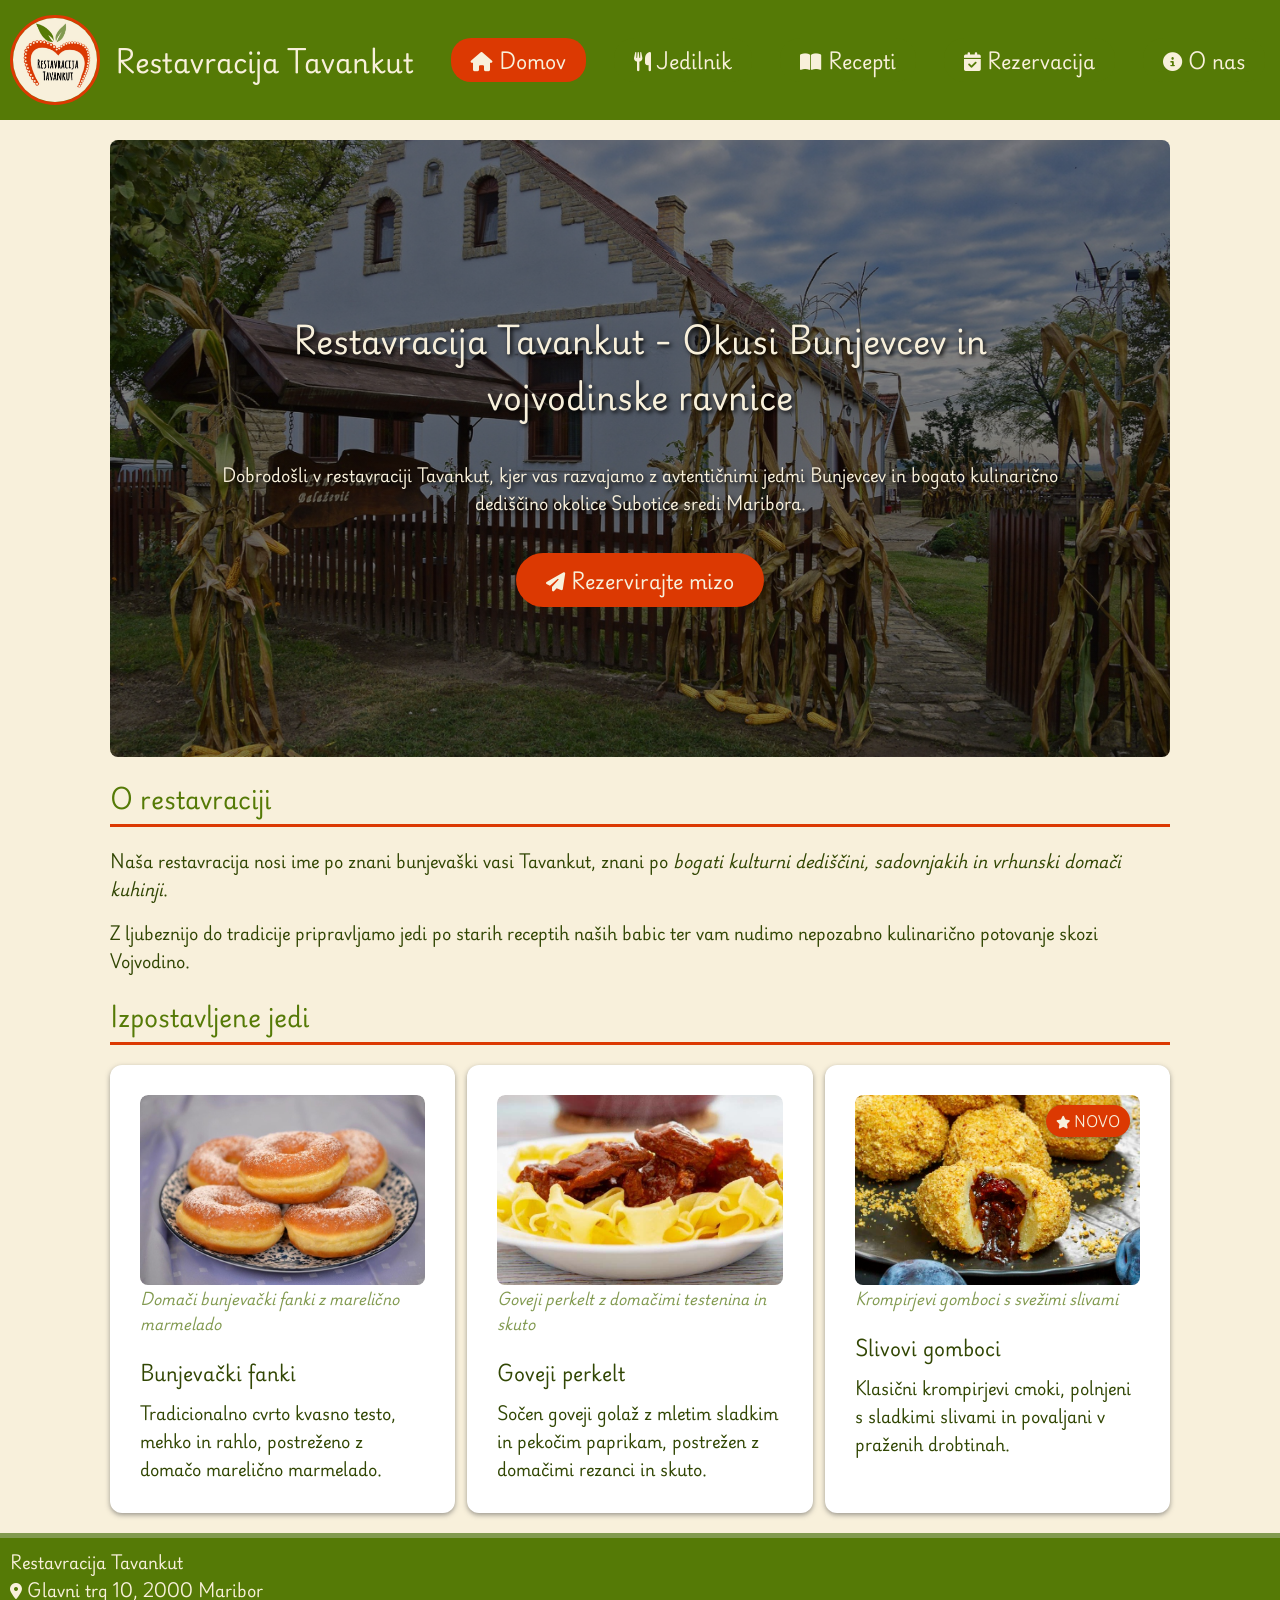
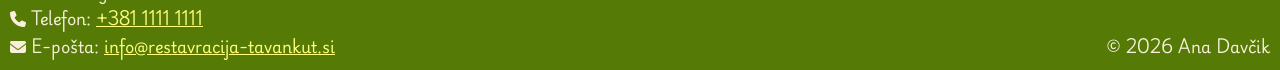
<file: index.html>
<!DOCTYPE html>
<html lang="sl">
<head>
    <meta charset="UTF-8">
    <meta name="viewport" content="width=device-width, initial-scale=1.0">
    <title>Domov | Restavracija Tavankut</title>
    <link rel="stylesheet" href="style.css">
    <link rel="preconnect" href="https://fonts.googleapis.com">
    <link rel="preconnect" href="https://fonts.gstatic.com" crossorigin>
    <link href="https://fonts.googleapis.com/css2?family=Playwrite+DE+Grund:wght@100..400&display=swap" rel="stylesheet">
    <link rel="stylesheet" href="https://cdnjs.cloudflare.com/ajax/libs/font-awesome/6.5.1/css/all.min.css">
</head>
<body>
    <header>
        <a href="index.html"><img src="slike/restavracijaTavankutLogo.png" alt="Logotip" id="logo"></a>
        <a href="index.html" id="restoraunt-name">Restavracija Tavankut</a>
        <input type="checkbox" id="menu-toggle" class="menu-checkbox">
        <label for="menu-toggle" class="menu-button">
            <i class="fa-solid fa-bars"></i>
        </label>
        <nav>
            <ul>
                <li><a href="index.html" class="button" id="current-page-button">
                    <i class="fa-solid fa-house"></i> Domov
                </a></li>
                <li><a href="jedilnik.html" class="button">
                    <i class="fa-solid fa-utensils"></i> Jedilnik
                </a></li>
                <li><a href="recepti.html" class="button">
                    <i class="fa-solid fa-book-open"></i> Recepti
                </a></li>
                <li><a href="rezervacija.html" class="button">
                    <i class="fa-solid fa-calendar-check"></i> Rezervacija
                </a></li>
                <li><a href="o-nas.html" class="button">
                    <i class="fa-solid fa-circle-info"></i> O nas
                </a></li>
            </ul>
        </nav>
    </header>

    <main>
        <div class="introduction">
            <h1>Restavracija Tavankut - Okusi Bunjevcev in vojvodinske ravnice</h1>
            <p>Dobrodošli v restavraciji Tavankut, kjer vas razvajamo z avtentičnimi jedmi Bunjevcev in bogato kulinarično dediščino okolice Subotice sredi Maribora.</p>
            <a href="rezervacija.html" class="button" id="reservation-button">
                <i class="fa-solid fa-paper-plane"></i> Rezervirajte mizo
            </a>
        </div>
        <div>
            <h2>O restavraciji</h2>
            <p>Naša restavracija nosi ime po znani <b>bunjevaški vasi Tavankut</b>, znani po <i>bogati kulturni dediščini, sadovnjakih in vrhunski domači kuhinji</i>.</p>
            <p>Z ljubeznijo do tradicije pripravljamo jedi po <b>starih receptih naših babic</b> ter vam nudimo nepozabno kulinarično potovanje skozi Vojvodino.</p>
        </div>
        <h2>Izpostavljene jedi</h2>
        <div class="featured-container">
            <div class="featured-item">
                <figure>
                    <img src="slike/bunjevackiFanki.jpg" alt="Bunjevački fanki">
                    <figcaption class="captions">Domači bunjevački fanki z marelično marmelado</figcaption>
                </figure>
                <h3>Bunjevački fanki</h3>
                <p>Tradicionalno cvrto kvasno testo, mehko in rahlo, postreženo z domačo marelično marmelado.</p>
            </div>
            <div class="featured-item">
                <figure>
                    <img src="slike/govejiPerkelt.jpg" alt="Goveji perkelt">
                    <figcaption class="captions">Goveji perkelt z domačimi testenina in skuto</figcaption>
                </figure>
                <h3>Goveji perkelt</h3>
                <p>Sočen goveji golaž z mletim sladkim in pekočim paprikam, postrežen z domačimi rezanci in skuto.</p>
            </div>
            <div class="featured-item">
                <figure>
                    <img src="slike/slivaviGomboci.jpg" alt="Slivovi gomboci">
                    <figcaption class="captions">Krompirjevi gomboci s svežimi slivami</figcaption>
                </figure>
                <h3>Slivovi gomboci</h3>
                <p>Klasični krompirjevi cmoki, polnjeni s sladkimi slivami in povaljani v praženih drobtinah.</p>
                <span class="new">
                    <i class="fa-solid fa-star"></i> NOVO
                </span>
            </div>
        </div>
    </main>

    <footer>
        <address>
            <b>Restavracija Tavankut</b><br>
            <i class="fa-solid fa-location-dot"></i> Glavni trg 10, 2000 Maribor <br>
            <i class="fa-solid fa-phone"></i> Telefon: <a href="tel:+38111111111" class="phone-and-email">+381 1111 1111</a> <br>
            <i class="fa-solid fa-envelope"></i> E-pošta: <a href="mailto:info@restavracija-tavankut.si" class="phone-and-email">info@restavracija-tavankut.si</a> <br>
        </address>
        <p id="copyright">&copy; 2026 Ana Davčik</p>
    </footer>
</body>
</html>
</file>
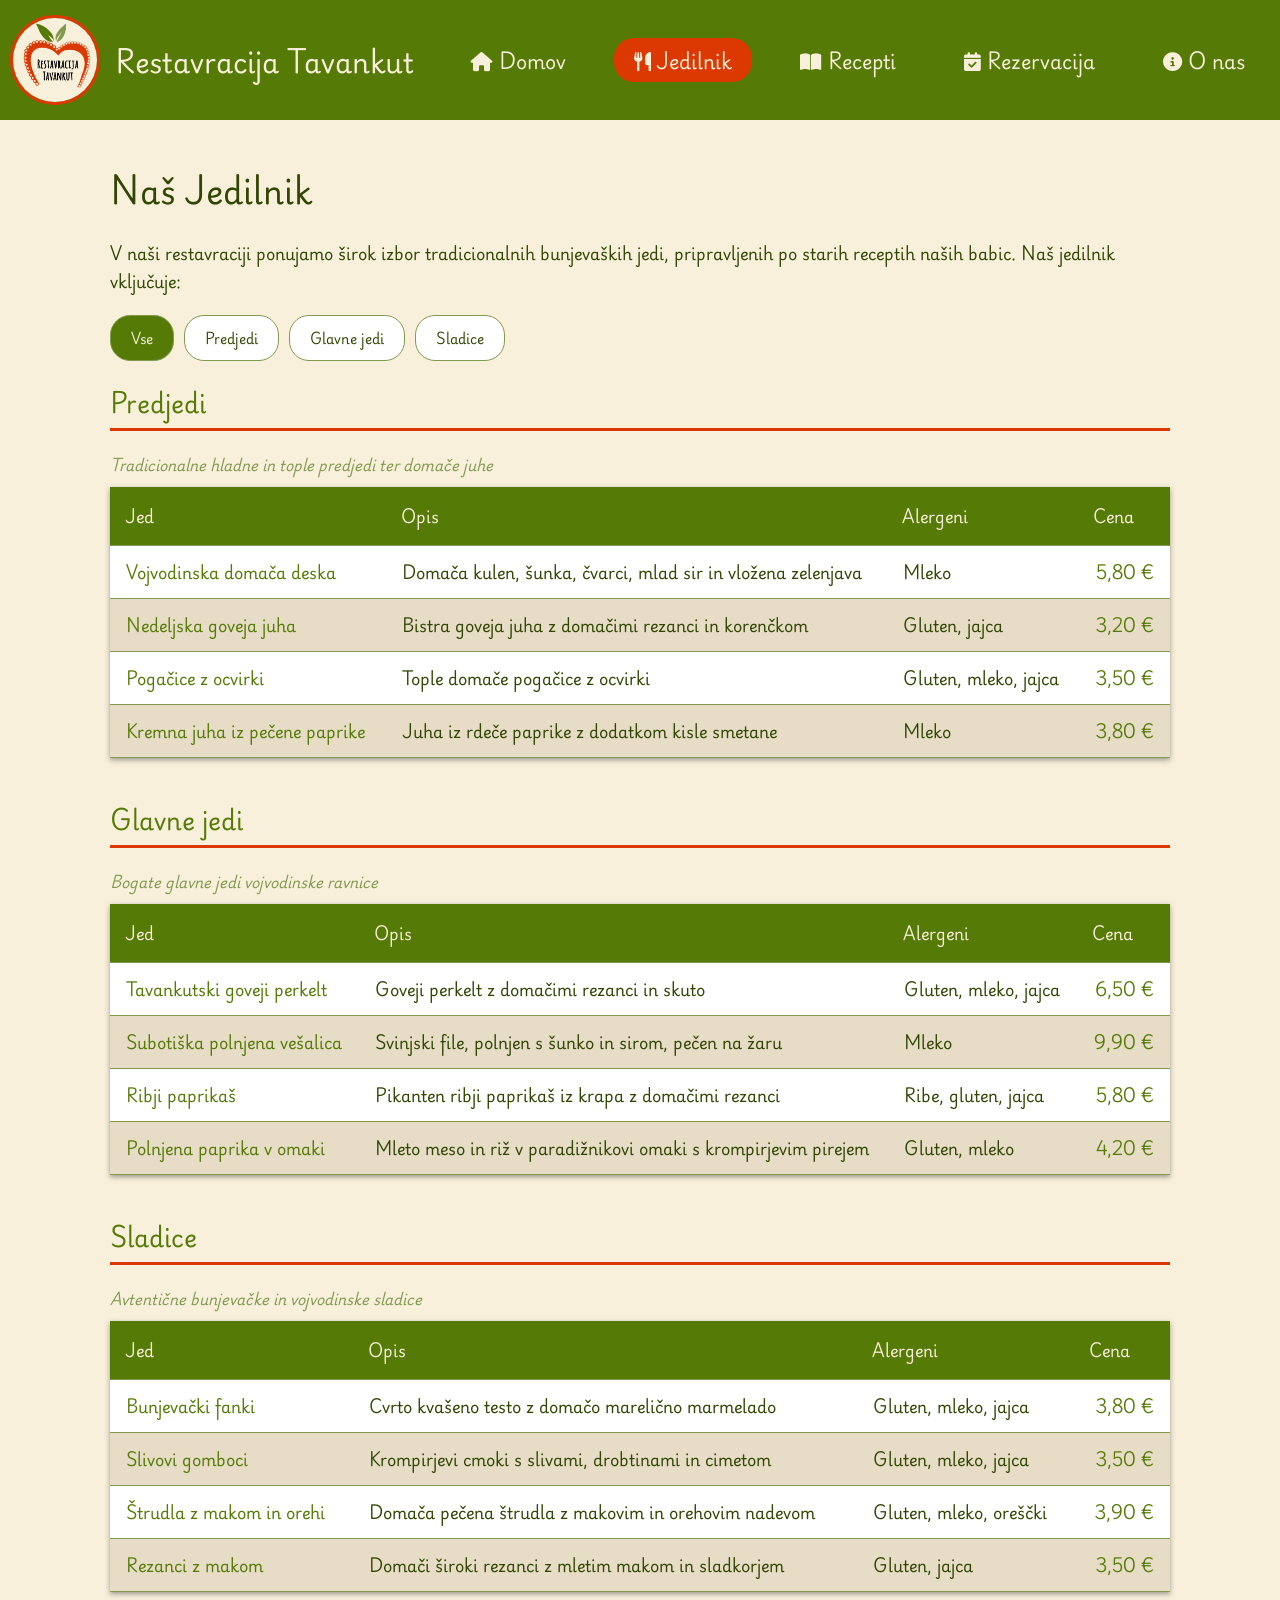
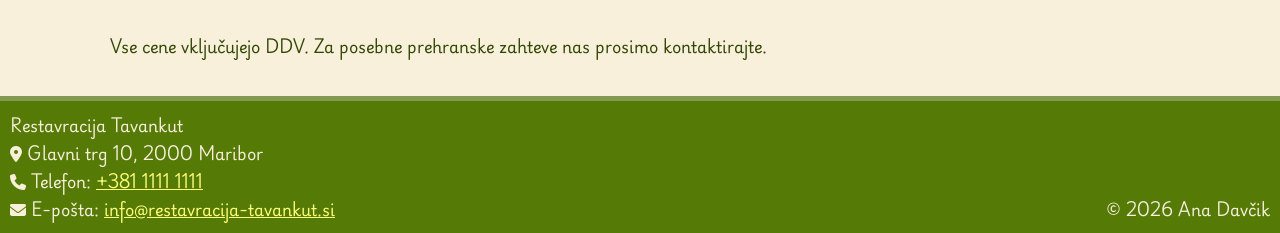
<file: jedilnik.html>
<!DOCTYPE html>
<html lang="sl">
<head>
    <meta charset="UTF-8">
    <meta name="viewport" content="width=device-width, initial-scale=1.0">
    <title>Jedilnik | Restavracija Tavankut</title>
    <link rel="stylesheet" href="style.css">
    <link rel="preconnect" href="https://fonts.googleapis.com">
    <link rel="preconnect" href="https://fonts.gstatic.com" crossorigin>
    <link href="https://fonts.googleapis.com/css2?family=Playwrite+DE+Grund:wght@100..400&display=swap" rel="stylesheet">
    <link rel="stylesheet" href="https://cdnjs.cloudflare.com/ajax/libs/font-awesome/6.5.1/css/all.min.css">
</head>
<body>
    <header>
        <a href="index.html"><img src="slike/restavracijaTavankutLogo.png" alt="Logotip" id="logo"></a>
        <a href="index.html" id="restoraunt-name">Restavracija Tavankut</a>
        <input type="checkbox" id="menu-toggle" class="menu-checkbox">
        <label for="menu-toggle" class="menu-button">
            <i class="fa-solid fa-bars"></i>
        </label>
        <nav>
            <ul>
                <li><a href="index.html" class="button" >
                    <i class="fa-solid fa-house"></i> Domov
                </a></li>
                <li><a href="jedilnik.html" class="button" id="current-page-button">
                    <i class="fa-solid fa-utensils"></i> Jedilnik
                </a></li>
                <li><a href="recepti.html" class="button">
                    <i class="fa-solid fa-book-open"></i> Recepti
                </a></li>
                <li><a href="rezervacija.html" class="button">
                    <i class="fa-solid fa-calendar-check"></i> Rezervacija
                </a></li>
                <li><a href="o-nas.html" class="button">
                    <i class="fa-solid fa-circle-info"></i> O nas
                </a></li>
            </ul>
        </nav>
    </header>

    <main>
        <h1>Naš Jedilnik</h1>
        <p>V naši restavraciji ponujamo širok izbor tradicionalnih bunjevaških jedi, pripravljenih po starih receptih naših babic. Naš jedilnik vključuje:</p>
        <div id="menu-filters">
            <button type="button" class="filter-button active" data-category="Vse">Vse</button>
            <button type="button" class="filter-button" data-category="Predjedi">Predjedi</button>
            <button type="button" class="filter-button" data-category="Glavne jedi">Glavne jedi</button>
            <button type="button" class="filter-button" data-category="Sladice">Sladice</button>
        </div>
        <div id="jedilnik"></div>
        <p>Vse cene vključujejo DDV. Za posebne prehranske zahteve nas prosimo kontaktirajte.</p>
    </main>

    <footer>
        <address>
            <b>Restavracija Tavankut</b><br>
            <i class="fa-solid fa-location-dot"></i> Glavni trg 10, 2000 Maribor <br>
            <i class="fa-solid fa-phone"></i> Telefon: <a href="tel:+38111111111" class="phone-and-email">+381 1111 1111</a> <br>
            <i class="fa-solid fa-envelope"></i> E-pošta: <a href="mailto:info@restavracija-tavankut.si" class="phone-and-email">info@restavracija-tavankut.si</a> <br>
        </address>
        <p id="copyright">&copy; 2026 Ana Davčik</p>
    </footer>
    <script src="js/jedilnik.js"></script>
</body>
</html>
</file>
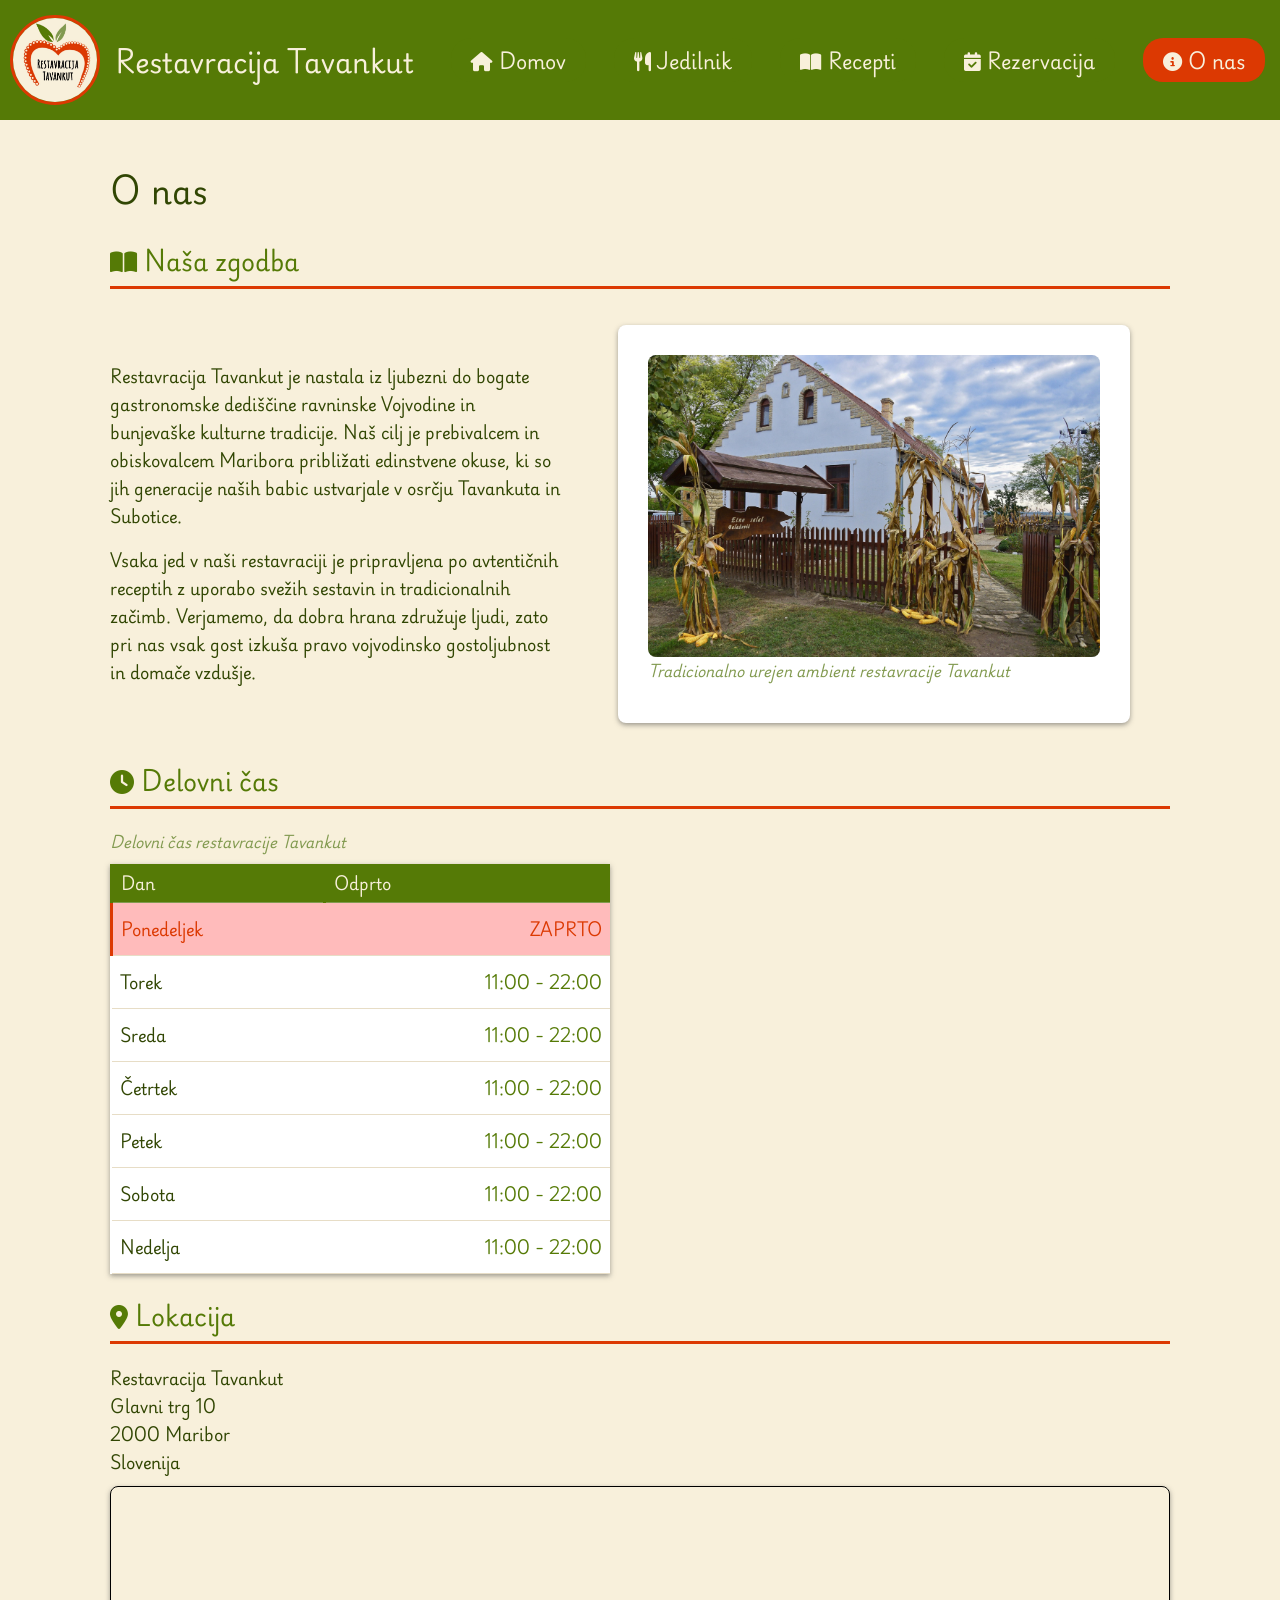
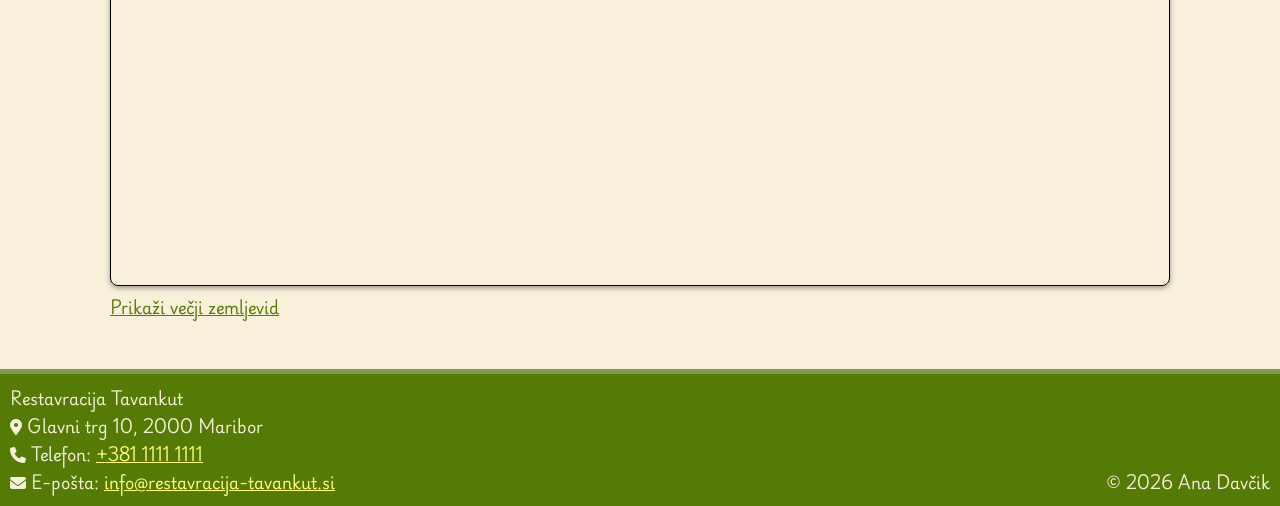
<file: o-nas.html>
<!DOCTYPE html>
<html lang="sl">
<head>
    <meta charset="UTF-8">
    <meta name="viewport" content="width=device-width, initial-scale=1.0">
    <title>O nas | Restavracija Tavankut</title>
    <link rel="stylesheet" href="style.css">
    <link rel="preconnect" href="https://fonts.googleapis.com">
    <link rel="preconnect" href="https://fonts.gstatic.com" crossorigin>
    <link href="https://fonts.googleapis.com/css2?family=Playwrite+DE+Grund:wght@100..400&display=swap" rel="stylesheet">
    <link rel="stylesheet" href="https://cdnjs.cloudflare.com/ajax/libs/font-awesome/6.5.1/css/all.min.css">
</head>
<body>
    <header>
        <a href="index.html"><img src="slike/restavracijaTavankutLogo.png" alt="Logotip" id="logo"></a>
        <a href="index.html" id="restoraunt-name">Restavracija Tavankut</a>
        <input type="checkbox" id="menu-toggle" class="menu-checkbox">
        <label for="menu-toggle" class="menu-button">
            <i class="fa-solid fa-bars"></i>
        </label>
        <nav>
            <ul>
                <li><a href="index.html" class="button" >
                    <i class="fa-solid fa-house"></i> Domov
                </a></li>
                <li><a href="jedilnik.html" class="button" >
                    <i class="fa-solid fa-utensils"></i> Jedilnik
                </a></li>
                <li><a href="recepti.html" class="button" >
                    <i class="fa-solid fa-book-open"></i> Recepti
                </a></li>
                <li><a href="rezervacija.html" class="button">
                    <i class="fa-solid fa-calendar-check"></i> Rezervacija
                </a></li>
                <li><a href="o-nas.html" class="button" id="current-page-button">
                    <i class="fa-solid fa-circle-info"></i> O nas
                </a></li>
            </ul>
        </nav>
    </header>

    <main>
        <h1>O nas</h1>
        <h2><i class="fa-solid fa-book-open"></i> Naša zgodba</h2>
        <div class="about-container"> 
            <div class="about-text">
                <p>Restavracija Tavankut je nastala iz ljubezni do bogate gastronomske dediščine ravninske Vojvodine in bunjevaške kulturne tradicije. Naš cilj je prebivalcem in obiskovalcem Maribora približati edinstvene okuse, ki so jih generacije naših babic ustvarjale v osrčju Tavankuta in Subotice.</p>
                <p>Vsaka jed v naši restavraciji je pripravljena po avtentičnih receptih z uporabo svežih sestavin in tradicionalnih začimb. Verjamemo, da dobra hrana združuje ljudi, zato pri nas vsak gost izkuša pravo vojvodinsko gostoljubnost in domače vzdušje.</p>
            </div>
            <figure class="about-image">
                <img src="slike/salasBalazevic.jpeg" alt="Restavracija Tavankut">
                <figcaption class="captions">Tradicionalno urejen ambient restavracije Tavankut</figcaption>
            </figure>
        </div>
        <div>
            <h2><i class="fa-solid fa-clock"></i> Delovni čas</h2>
            <table class="working-hours">
                <caption class="captions">Delovni čas restavracije Tavankut</caption>
                <thead>
                    <tr>
                        <th>Dan</th>
                        <th>Odprto</th>
                    </tr>
                </thead>
                <tbody>
                    <tr>
                        <th>Ponedeljek</th>
                        <td>ZAPRTO</td>
                    </tr>
                    <tr>
                        <th>Torek</th>
                        <td>11:00 - 22:00</td>
                    </tr>
                    <tr>
                        <th>Sreda</th>
                        <td>11:00 - 22:00</td>
                    </tr>
                    <tr>
                        <th>Četrtek</th>
                        <td>11:00 - 22:00</td>
                    </tr>
                    <tr>
                        <th>Petek</th>
                        <td>11:00 - 22:00</td>
                    </tr>
                    <tr>
                        <th>Sobota</th>
                        <td>11:00 - 22:00</td>
                    </tr>
                    <tr>
                        <th>Nedelja</th>
                        <td>11:00 - 22:00</td>
                    </tr>
                </tbody>
            </table>
        </div>

        <div>
            <h2><i class="fa-solid fa-location-dot"></i> Lokacija</h2>
            <address>
                Restavracija Tavankut <br>
                Glavni trg 10 <br>
                2000 Maribor <br>
                Slovenija <br>
            </address>
            <iframe src="https://www.openstreetmap.org/export/embed?bbox=15.643426179885866%2C46.557141377906454%2C15.645936727523805%2C46.55851357151469&amp;layer=mapnik" style="border: 1px solid black"></iframe><br/>
            <a href="https://www.openstreetmap.org/#map=19/46.557827/15.644681" id="map-button">Prikaži večji zemljevid</a>
            <br><br>
        </div>
    </main>

    <footer>
        <address>
            <b>Restavracija Tavankut</b><br>
            <i class="fa-solid fa-location-dot"></i> Glavni trg 10, 2000 Maribor <br>
            <i class="fa-solid fa-phone"></i> Telefon: <a href="tel:+38111111111" class="phone-and-email">+381 1111 1111</a> <br>
            <i class="fa-solid fa-envelope"></i> E-pošta: <a href="mailto:info@restavracija-tavankut.si" class="phone-and-email">info@restavracija-tavankut.si</a> <br>
        </address>
        <p id="copyright">&copy; 2026 Ana Davčik</p>
    </footer>
</body>
</html>
</file>
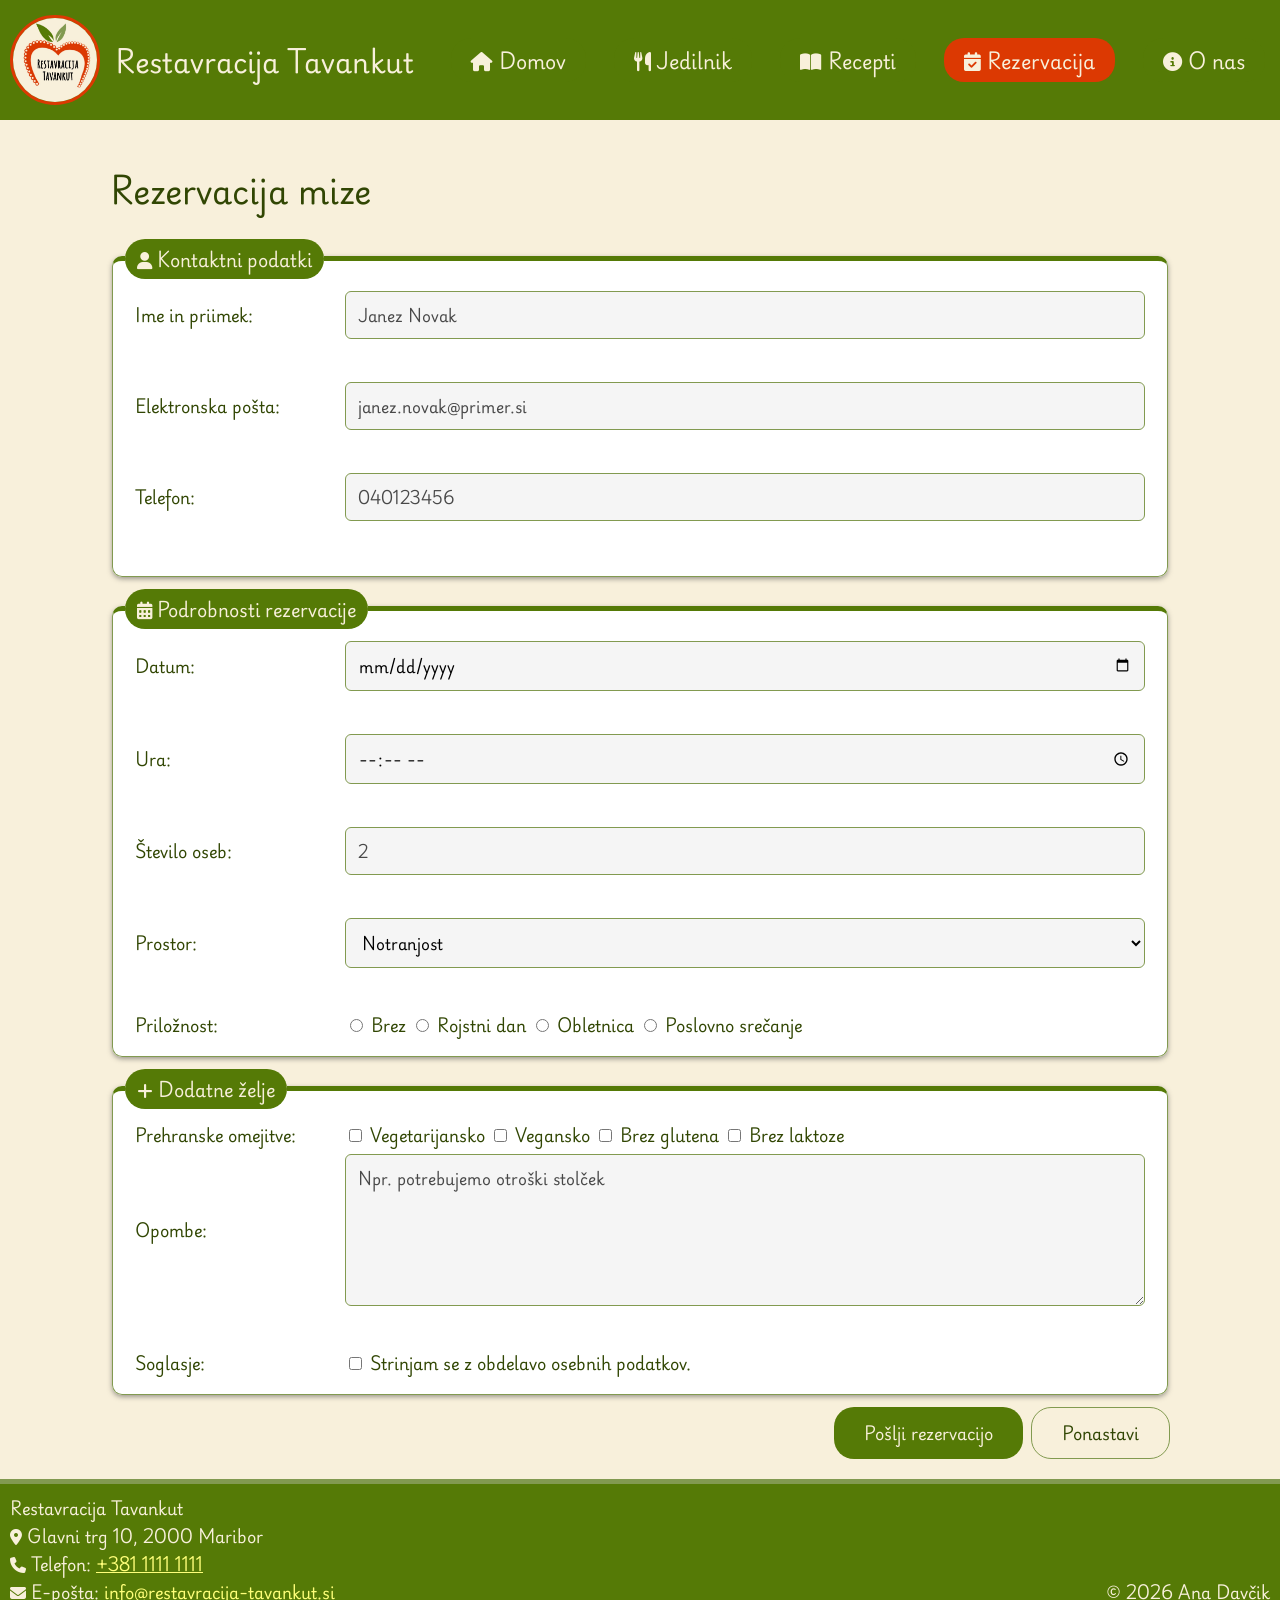
<file: rezervacija.html>
<!DOCTYPE html>
<html lang="sl">
<head>
    <meta charset="UTF-8">
    <meta name="viewport" content="width=device-width, initial-scale=1.0">
    <title>Rezervacija | Restavracija Tavankut</title>
    <link rel="stylesheet" href="style.css">
    <link rel="preconnect" href="https://fonts.googleapis.com">
    <link rel="preconnect" href="https://fonts.gstatic.com" crossorigin>
    <link href="https://fonts.googleapis.com/css2?family=Playwrite+DE+Grund:wght@100..400&display=swap" rel="stylesheet">
    <link rel="stylesheet" href="https://cdnjs.cloudflare.com/ajax/libs/font-awesome/6.5.1/css/all.min.css">
</head>
<body>
    <header>
        <a href="index.html"><img src="slike/restavracijaTavankutLogo.png" alt="Logotip" id="logo"></a>
        <a href="index.html" id="restoraunt-name">Restavracija Tavankut</a>
        <input type="checkbox" id="menu-toggle" class="menu-checkbox">
        <label for="menu-toggle" class="menu-button">
            <i class="fa-solid fa-bars"></i>
        </label>
        <nav>
            <ul>
                <li><a href="index.html" class="button" >
                    <i class="fa-solid fa-house"></i> Domov
                </a></li>
                <li><a href="jedilnik.html" class="button" >
                    <i class="fa-solid fa-utensils"></i> Jedilnik
                </a></li>
                <li><a href="recepti.html" class="button">
                    <i class="fa-solid fa-book-open"></i> Recepti
                </a></li>
                <li><a href="rezervacija.html" class="button" id="current-page-button">
                    <i class="fa-solid fa-calendar-check"></i> Rezervacija
                </a></li>
                <li><a href="o-nas.html" class="button">
                    <i class="fa-solid fa-circle-info"></i> O nas
                </a></li>
            </ul>
        </nav>
    </header>

    <main>
        <h1>Rezervacija mize</h1>
        <form action="rezervacija.html" method="GET" novalidate>
            <fieldset>
                <legend><i class="fa-solid fa-user"></i> Kontaktni podatki</legend>
                <div class="res-field">Ime in priimek: <input type="text" name="ime" placeholder="Janez Novak" id="ime"><br></div>
                <div class="res-field">Elektronska pošta: <input type="email" name="email" placeholder="janez.novak@primer.si" id="email"><br></div>
                <div class="res-field">Telefon: <input type="tel" name="telefon" placeholder="040123456" id="telefon"><br></div>
            </fieldset>
            <fieldset>
                <legend><i class="fa-solid fa-calendar-days"></i> Podrobnosti rezervacije</legend>
                <div class="res-field">Datum: <input type="date" name="datum" id="datum"><br></div>
                <div class="res-field">Ura: <input type="time" name="ura" min="11:00" max="22:00" id="ura"><br></div>
                <div class="res-field">Število oseb: <input type="number" name="osebe" min="1" max="12" placeholder="2" id="osebe"><br></div>
                <div class="res-field">Prostor: <select name="prostor">
                    <option value="notranjost">Notranjost</option>
                    <option value="terasa">Terasa</option>
                    <option value="zasebnaSoba">Zasebna soba</option>
                </select><br></div>
                <div class="res-field">Priložnost:
                    <div>
                        <input type="radio" name="priloznost" value="brez" id="priloznostBrez"> <label for="priloznostBrez">Brez</label>
                        <input type="radio" name="priloznost" value="rojstniDan" id="priloznostRojstniDan"> <label for="priloznostRojstniDan">Rojstni dan</label>
                        <input type="radio" name="priloznost" value="obletnica" id="priloznostObletnica"> <label for="priloznostObletnica">Obletnica</label>
                        <input type="radio" name="priloznost" value="poslovnoSrecanje" id="priloznostPoslovnoSrecanje"> <label for="priloznostPoslovnoSrecanje">Poslovno srečanje</label><br>
                    </div>
                </div>
            </fieldset>
            <fieldset>
                <legend><i class="fa-solid fa-plus"></i> Dodatne želje</legend>
                <div class="res-field">Prehranske omejitve: 
                    <div>
                        <input type="checkbox" name="prehranskeOmejitve" value="vegetarijansko" id="vegetarijansko"> <label for="vegetarijansko">Vegetarijansko</label>
                        <input type="checkbox" name="prehranskeOmejitve" value="vegansko" id="vegansko"> <label for="vegansko">Vegansko</label>
                        <input type="checkbox" name="prehranskeOmejitve" value="brezGlutena" id="brezGlutena"> <label for="brezGlutena">Brez glutena</label>
                        <input type="checkbox" name="prehranskeOmejitve" value="brezLaktoze" id="brezLaktoze"> <label for="brezLaktoze">Brez laktoze</label><br>
                    </div>
                </div>
                <div class="res-field">Opombe: <textarea name="opombe" cols="50" rows="5" placeholder="Npr. potrebujemo otroški stolček"></textarea><br></div>
                <div class="res-field">Soglasje: 
                    <div>
                        <input type="checkbox" name="soglasje" id="soglasje"> <label for="soglasje">Strinjam se z obdelavo osebnih podatkov.</label><br>
                    </div>
                </div>
                
            </fieldset>
            <div id="buttons-div">
                <input type="submit" value="Pošlji rezervacijo">
                <input type="reset" value="Ponastavi">
            </div>
            <div id="reservation-summary" aria-live="polite"></div>
        </form>
    </main>

    <footer>
        <address>
            <b>Restavracija Tavankut</b><br>
            <i class="fa-solid fa-location-dot"></i> Glavni trg 10, 2000 Maribor <br>
            <i class="fa-solid fa-phone"></i> Telefon: <a href="tel:+38111111111" class="phone-and-email">+381 1111 1111</a> <br>
            <i class="fa-solid fa-envelope"></i> E-pošta: <a href="mailto:info@restavracija-tavankut.si" class="phone-and-email">info@restavracija-tavankut.si</a> <br>
        </address>
        <p id="copyright">&copy; 2026 Ana Davčik</p>
    </footer>
    <script src="js/rezervacija.js"></script>
</body>
</html>
</file>
<file: style.css>
/*vse-------------------------------------------------------------------------*/

:root{
    --background-color:#f8f0db;
    --header-footer-background-color:#557a06;
    --primary-color:#557a06;
    --secondary-color:#829a50;
    --accent-color:#dc3902;
    --secondary-accent-color:#a63902;
    --text-color:#314603;
    --secondary-text-color:#f8f0db;
    --card-color:white;
    --secondary-card-color:#e7ddc6;
    --highlight-color:#ffffb9;
    --closed-color:#ffbbbb;
    --shadow-color: rgba(65, 65, 65, 0.5);
    --input-background-color: #f5f5f5;
    --input-text-color: #000000;
    --phone-mail-color: #ffff7a;
}
*{
    box-sizing:border-box;
}
body{
    font-family: "Playwrite DE Grund", cursive;
    font-optical-sizing: auto;
    font-weight: 400;
    font-style: normal;
    background-color:var(--background-color);
    color:var(--text-color);
    padding: 0;
    margin: 0;
    font-size: 1rem;
    overflow-x: clip;
}
img {
  max-width: 100%;
  height: auto;
  display: block;
}


header {
    background-color: var(--header-footer-background-color);
    min-height: 120px;
    height: auto;
    margin: 0;
    padding: 5px;
    display: flex;
    align-items: center;
    flex-wrap: wrap;
    position: sticky;
    top: 0;
    z-index: 100;
}

main{
    width: 100%;
    max-width: 1100px;
    margin: 0 auto;
    padding: 20px;
}
footer{
    background-color:var(--header-footer-background-color);
    color:var(--secondary-text-color);
    padding: 10px;
    border-top: 5px solid var(--secondary-color);
    display: flex;
    align-items: end;
    justify-content: space-between;
    width: 100%;
}
footer p {
    margin-bottom: 0;
    margin-top: auto;
}

a{
    text-decoration: none;
}
nav{
    margin-left: auto;
}
ul{
    display: flex;
    margin-left:20px;
}
nav ul {
    display: flex;
    align-items: center;
    flex-wrap: wrap;
    gap: 8px;
    list-style: none;
    margin: 0;
    padding: 0;
    background-color: var(--header-footer-background-color);
}
nav li {
    list-style: none;
    font-size: 1.2rem;
    white-space: nowrap;
}


.button{
    color: var(--secondary-text-color);
    background-color: var(--header-footer-background-color);
    border-radius: 20px;
    padding: 5px 20px;
    margin: 0px 10px;
    transition: background-color 0.3s ease;
}
.button:hover{
    background-color: var(--secondary-color);
}
#current-page-button{
    background-color: var(--accent-color);
    font-weight: bold;
}
#current-page-button:hover{
    background-color: var(--secondary-accent-color);
}

#logo{
    max-width: 90px;
    height: 90px;
    width: 90px;
    border-radius: 50%;
    border: 3px solid var(--accent-color);
    margin: 5px;
    justify-content: flex-start;
}
#restoraunt-name{
    font-size: 1.7rem;
    font-weight: bold;
    color: var(--secondary-text-color);
    margin-left: 10px;
    justify-content: flex-start;
}

address{
    font-style: normal;
}
.phone-and-email{
    color: var(--phone-mail-color);
    text-decoration: underline;
}



/*index-------------------------------------------------------------------------*/

.introduction{
    background-image: linear-gradient(rgba(0, 0, 0, 0.5), rgba(0, 0, 0, 0.5)), url('slike/salasBalazevic.jpeg');
    background-size: cover;
    background-position: center;
    min-height: 60%;
    display: flex;
    flex-direction: column;
    justify-content: center;
    align-items: center;
    text-align: center;
    color: var(--secondary-text-color);
    padding: 150px 100px;
    border-radius: 8px;
}
.introduction h1, .introduction p{
    text-shadow: 2px 2px 4px black;
}
#reservation-button{
    color: var(--secondary-text-color);
    background-color: var(--accent-color);
    border-radius: 30px;
    padding: 10px 30px;
    margin-top: 20px;
    font-size: 1.2rem;
    transition: background-color 0.3s ease;
}
#reservation-button:hover{
    background-color: var(--secondary-accent-color);
}

h2{
    width: 100%;
    color: var(--primary-color);
    padding-bottom: 5px;
    border-bottom: 3px solid var(--accent-color);
}

.featured-container { 
    display: flex; 
    gap: 12px; 
    justify-content: space-between;
}
.featured-item {
    flex: 1;
    display: flex;
    flex-direction: column;
    background-color: var(--card-color);
    border-radius: 12px;
    box-shadow: 0 2px 5px var(--shadow-color);
    padding: 30px;
    position: relative;
    overflow: hidden;
    z-index: 1;
}
.featured-item figure {
    margin: 0;
    overflow: hidden;
    border-radius: 8px;

}
.featured-item img {
    width: 100%;
    max-height: 200px;
    object-fit: cover;
    border-radius: 8px;

}
.captions {
    font-style: italic;
    text-align: left;
    margin-top: 1px;
    margin-bottom: 10px;
    color:var(--secondary-color);
    font-size: 0.9rem;
}
.featured-item h3 {
    margin-top: 10px;
    margin-bottom: 10px;
}
.featured-item p {
    margin-top: 0px;
    margin-bottom: 0px;
}
.new {
    position: absolute;
    top: 40px;
    right: 40px;
    background-color: var(--accent-color);
    color: var(--secondary-text-color);
    padding: 5px 10px;
    font-size: 0.8rem;
    font-weight: bold;
    border-radius: 20px;
    z-index: 10;
    box-shadow: 0 2px 5px var(--shadow-color);
}


/*jedilnik-------------------------------------------------------------------------*/
table {
    width: 100%;
    border-collapse: collapse;
    margin-bottom: 40px;
    background-color: var(--card-color);
    box-shadow: 0 2px 5px var(--shadow-color);
    overflow: hidden;
}
thead th {
    background-color: var(--header-footer-background-color);
    color: var(--secondary-text-color);
    padding: 15px;
    text-align: left;
}
tbody tr:nth-child(even) {
    background-color: var(--secondary-card-color);
}
td, th {
    padding: 12px 16px;
    border-bottom: 1px solid var(--secondary-color);
}
tbody tr:hover {
    background-color: var(--highlight-color);
    transition: background-color 0.2s ease;
}
td:last-child {
    text-align: right;
    font-weight: bold;
    white-space: nowrap;
    color: var(--primary-color);
}
td:first-child {
    font-weight: bold;
    color: var(--primary-color);
}


/*recepti-------------------------------------------------------------------------*/
#recipe-list {
    display: flex;
    flex-wrap: wrap;
    gap: 12px;
    list-style: none;
    padding: 0;
    margin-bottom: 30px;
}
#recipe-list li {
    margin: 10px 0px;
}
.recipe-button {
    background-color: var(--card-color);
    color: var(--text-color);
    border: 1px solid var(--text-color);
    text-decoration: none;
    padding: 8px 15px;
    border-radius: 20px;
    font-weight: 500;
    transition: all 0.3s;
    margin:5px;
}
.recipe-button:hover {
    background-color: var(--highlight-color);
}

.recipe-card{
    background-color: var(--card-color);
    border-radius: 12px;
    padding: 15px;
    box-shadow: 0 2px 5px var(--shadow-color);
    margin-bottom: 20px;
}
.recipe-upper-part {
    display: flex;
    gap: 15px;
    margin-bottom: 20px;
}
.recipe-upper-part figure, .recipe-upper-part .ingredients-section {
    flex: 1;
}
.recipe-upper-part img {
    width: 100%;
    object-fit: cover;
    border-radius: 8px;
}
.recipe-card h3 {
    color: var(--primary-color);
    border-bottom: 2px solid var(--accent-color);
    padding-bottom: 5px;
    margin-top: 8px;
}
.ingredients-section ul {
    display:block;
    margin-left: 0px;
}
.ingredients-section ul li {
    list-style-type: disc;
}
.ingredients-section ul li::marker {
    color: var(--accent-color);
}
.recipe-card ol li{
    list-style-type: decimal;
}
.recipe-card ol li::marker {
    color: var(--accent-color);
    font-size:0.9rem;
    font-weight:bold;
}
.to-top-button{
    text-decoration: underline;
    color: var(--text-color);
    display: flex;
    justify-content: end;
    margin-right: 30px;
}

/*rezervacija------------------------------------------------------------------*/
fieldset {
    background-color: var(--card-color);
    border: 1px solid var(--secondary-color);
    border-radius: 10px;
    padding: 12px;
    margin-bottom: 12px;
    box-shadow: 0 2px 5px var(--shadow-color);
    border-top: 5px solid var(--header-footer-background-color);
}
legend {
    font-weight: bold;
    color: var(--secondary-text-color);
    font-size: 1.1rem;
    background-color: var(--header-footer-background-color);
    padding: 5px 12px;
    border-radius: 20px;
    font-weight: 500;
}
.res-field{
    display: grid;
    grid-template-columns: 200px 1fr;
    align-items: center;
    gap: 10px;
    margin-bottom: 5px;
    padding:0px 10px;
}
input[type="text"], input[type="email"], input[type="tel"], input[type="date"], input[type="time"], input[type="number"], select, textarea {
    max-width: 100%;
    padding: 10px 12px;
    border: 1px solid var(--secondary-color);
    border-radius: 6px;
    font-family: inherit;
    font-size: 0.95rem;
    transition: border-color 0.3s;
    background-color: var(--input-background-color);
    color: var(--input-text-color);
}
input::placeholder, textarea::placeholder {
    color: var(--input-text-color);
    opacity: 0.7;
}

input:focus, select:focus, textarea:focus {
    outline: none;
    border: 3px solid var(--primary-color);
}
input[type="radio"], input[type="checkbox"] {
    accent-color: var(--primary-color);
}

input[type="submit"] {
    background-color: var(--header-footer-background-color);
    color: var(--secondary-text-color);
    padding: 12px 30px;
    border: none;
    border-radius: 20px;
    font-size: 1rem;
    font-weight: bold;
    font-family: inherit;
    transition: background-color 0.3s; }

input[type="submit"]:hover {
    background-color: var(--secondary-color);
}

input[type="reset"] {
    background-color: transparent;
    color: var(--text-color);
    border: 1px solid var(--secondary-color);
    padding: 10px 30px;
    border-radius: 20px; 
    margin-left: 8px;
    transition: all 0.3s;
    font-size: 1rem;
    font-family: inherit;
}

input[type="reset"]:hover {
    background-color: var(--highlight-color);
    color: var(--text-color);
}

#buttons-div{
    width: 100%;
    display: flex;
    justify-content: right;
}


/*o nas ------------------------------------------------------------------*/
.about-container{
    display: flex;
    gap: 15px;
    align-items: center;
    margin-bottom: 20px;
}
.about-image{
    background-color: var(--card-color);
    border-radius: 8px;
    box-shadow: 0 2px 5px var(--shadow-color);
    padding: 30px;;
    flex:1;
}
.about-text{
    flex:1;
}
.about-image img{
    width: 100%;
    border-radius: 8px;
}

table.working-hours {
    width: 100%;
    max-width: 500px;
    border-collapse: collapse;
    margin: 12px 0;
    background-color: var(--card-color);
    box-shadow: 0 2px 5px var(--shadow-color);
    overflow: hidden;
}
table.working-hours tr{
    background-color: var(--card-color);
}
table.working-hours thead th {
    background-color: var(--header-footer-background-color);
    color: var(--secondary-text-color);
    padding: 5px 8px;
    text-align: left;
    border-left:3px solid var(--header-footer-background-color);
}
table.working-hours tbody th {
    padding: 12px 8px;
    border-bottom: 1px solid var(--secondary-card-color);
    text-align: left;
    font-weight: bold;
}
table.working-hours tbody td{
    padding: 12px 8px;
    border-bottom: 1px solid var(--secondary-card-color);
    text-align: right;
}

table.working-hours tbody tr:first-child {
    background-color: var(--closed-color); 
    color: var(--accent-color);
    border-left:3px solid var(--accent-color);
}

table.working-hours tbody tr:first-child th,
table.working-hours tbody tr:first-child td {
        color: var(--accent-color);
        font-weight: bold;
}

iframe {
    width: 100%;
    height: 400px;
    border: none;
    border-radius: 8px;
    box-shadow: 0 2px 5px var(--shadow-color);
    margin-top: 10px;
}
#map-button{
    text-decoration: underline;
    color:var(--primary-color);
}








/*TELEFON TABLICA ----------------------------------------------------*/
.menu-checkbox {
    display: none;
}
.menu-button {
    display: none;
    color: var(--secondary-text-color);
    cursor: pointer;
    font-size: 1.8rem;
    padding: 8px;
}
html {
    scroll-behavior: smooth;
}
body {
    overflow-wrap: break-word;
}
img, iframe {
    max-width: 100%;
}
nav a, .button, input[type="submit"], input[type="reset"], .recipe-button {
    transition:
        background-color 0.3s ease,
        color 0.3s ease,
        border-color 0.3s ease;
}


.featured-item {
    transition:
        transform 0.3s ease,
        box-shadow 0.3s ease;
}
.featured-item:hover {
    transform: translateY(-6px);
    box-shadow: 0 8px 18px var(--shadow-color);
}

.introduction h1, .introduction p, .introduction a {
    animation: heading-entrance 0.9s ease-out both;
}
@keyframes heading-entrance {
    from {
        opacity: 0;
        transform: translateY(25px);
    }
    to {
        opacity: 1;
        transform: translateY(0);
    }
}

/*da se i dalje vidi sadrzaj ako ga meni slucajno prekrije*/
[id] {
    scroll-margin-top: 140px;
}


/*tablica*/
@media screen and (min-width: 600px) and (max-width: 1000px) {
    header {
        gap: 8px;
    }
    nav {
        flex: 1 1 100%;
        width: 100%;
        margin-left: 0;
    }
    nav ul {
        justify-content: center;
        flex-wrap: wrap;
        gap: 8px;
    }
    nav li {
        font-size: 1rem;
    }
    nav .button {
        display: inline-block;
        margin: 0;
        padding: 8px 12px;
    }
    #restoraunt-name {
        font-size: 1.4rem;
    }

    /*index*/
    .featured-container {
        display: grid;
        grid-template-columns: repeat(2, minmax(0, 1fr));
        gap: 16px;
    }
    .featured-item {
        min-width: 0;
        padding: 20px;
    }

    .introduction {
        padding: 100px 40px;
    }

    main {
        padding: 20px;
    }
    footer {
        gap: 20px;
        align-items: flex-start;
    }

    /*o nas*/
    .about-container {
        gap: 16px;
        align-items: flex-start;
    }
    .about-image {
        padding: 20px;
        min-width: 0;
    }

    /*recpeti*/
    .recipe-upper-part {
        gap: 15px;
    }
    .recipe-upper-part figure, .recipe-upper-part .ingredients-section {
        min-width: 0;
    }

    /*rezervacija*/
    .res-field {
        grid-template-columns: minmax(130px, 0.8fr) minmax(0, 1.2fr);
    }
}

/*telefon*/
@media screen and (max-width: 599px) {
    header {
        display: flex;
        flex-wrap: wrap;
        align-items: center;
        gap: 4px;
        min-height: 0;
        height: auto;
        padding: 8px;
    }
    header > a:first-child {
        flex: 0 0 auto;
    }

    #logo {
        width: 52px;
        height: 52px;
        margin: 0;
    }
    #restoraunt-name {
        flex: 1 1 0;
        min-width: 0;
        font-size: clamp(0.85rem, 4vw, 1.15rem);
        line-height: 1.3;
        margin-left: 4px;
        overflow-wrap: anywhere;
    }

    .menu-button {
        display: flex;
        flex: 0 0 auto;
        align-items: center;
        justify-content: center;
        margin-left: auto;
        padding: 8px;
    }
    .menu-checkbox {
        display: none;
    }
    header nav {
        display: none;
        flex: 0 0 100%;
        width: 100%;
        min-width: 0;
        margin: 0;
    }
    .menu-checkbox:checked ~ nav {
        display: block;
    }
    header nav ul {
        display: flex;
        flex-direction: column;
        align-items: stretch;
        gap: 6px;
        width: 100%;
        margin: 0;
        padding: 10px 0 4px;
    }
    header nav li {
        width: 100%;
        min-width: 0;
        font-size: 1rem;
        white-space: normal;
    }
    header nav .button {
        display: block;
        width: 100%;
        margin: 0;
        padding: 10px 14px;
        border-radius: 8px;
    }

    /*index*/
    main {
        width: 100%;
        padding: 14px;
    }
    h1 {
        font-size: 1.65rem;
        line-height: 1.3;
    }
    h2 {
        font-size: 1.35rem;
    }
    h3 {
        font-size: 1.15rem;
    }

    .introduction {
        min-height: 0;
        padding: 65px 18px;
        background-position: center;
    }
    #reservation-button {
        max-width: 100%;
        padding: 10px 18px;
        font-size: 1rem;
        text-align: center;
    }

    .featured-container {
        display: grid;
        grid-template-columns: minmax(0, 1fr);
        gap: 16px;
    }
    .featured-item {
        min-width: 0;
        padding: 18px;
    }
    .featured-item img {
        max-height: 240px;
    }
    .new {
        top: 28px;
        right: 28px;
    }


    /*jedilnik*/
    .table-wrapper {
        width: 100%;
        max-width: 100%;
        overflow-x: auto;
        margin-bottom: 30px;
        -webkit-overflow-scrolling: touch;
    }
    .table-wrapper table {
        width: 100%;
        min-width: 480px;
        margin-bottom: 0;
    }

    /*o nas*/
    .about-container {
        display: flex;
        flex-direction: column;
        align-items: stretch;
        gap: 16px;
    }
    .about-text, .about-image {
        width: 100%;
        min-width: 0;
    }
    .about-image {
        padding: 16px;
        margin: 0;
    }

    table.working-hours {
        width: 100%;
        min-width: 0;
        font-size: 0.85rem;
    }
    table.working-hours th, table.working-hours td {
        padding: 8px 5px;
        overflow-wrap: anywhere;
    }

    iframe {
        display: block;
        width: 100%;
        height: 300px;
        max-width: 100%;
    }

    /*recepti*/
    .recipe-card {
        min-width: 0;
        padding: 14px;
        margin-bottom: 18px;
        overflow-wrap: anywhere;
    }
    .recipe-upper-part {
        display: flex;
        flex-direction: column;
        gap: 12px;
    }
    .recipe-upper-part figure, .recipe-upper-part .ingredients-section {
        width: 100%;
        min-width: 0;
        margin: 0;
    }
    .recipe-upper-part img {
        width: 100%;
        height: auto;
    }
    .recipe-card ol, .ingredients-section ul {
        padding-left: 24px;
    }
    #recipe-list {
        display: flex;
        flex-wrap: wrap;
        gap: 8px;
        padding: 0;
    }
    #recipe-list li {
        margin: 4px 0;
    }
    .recipe-button {
        display: inline-block;
        padding: 8px 12px;
        margin: 2px;
    }
    .to-top-button {
        margin-right: 8px;
    }

    /*rezervacija*/
    .res-field {
        display: flex;
        flex-direction: column;
        align-items: stretch;
        gap: 6px;
        width: 100%;
        min-width: 0;
        margin-bottom: 14px;
        padding: 0;
    }
    .res-field > br {
        display: none;
    }
    .res-field > input:not([type="radio"]):not([type="checkbox"]), .res-field > select, .res-field > textarea {
        display: block;
        width: 100%;
        max-width: 100%;
        min-width: 0;
    }
    .res-field > div {
        width: 100%;
        min-width: 0;
    }
    .res-field > div br {
        display: none;
    }
    .res-field > div label {
        display: inline;
    }

    fieldset {
        min-width: 0;
        padding: 12px;
    }
    legend {
        max-width: 100%;
        overflow-wrap: anywhere;
    }

    #buttons-div {
        display: flex;
        flex-wrap: wrap;
        justify-content: flex-start;
        gap: 10px;
    }
    #buttons-div input[type="submit"],
    #buttons-div input[type="reset"] {
        max-width: 100%;
        margin-left: 0;
    }

    [id] {
        scroll-margin-top: 110px;
    }
}

/*dark mode*/
@media (prefers-color-scheme: dark) {
    :root {
        --background-color: #181a16;
        --header-footer-background-color:#344b20;
        --primary-color: #98c471;
        --secondary-color: #718b53;
        --accent-color: #e46b42;
        --secondary-accent-color: #bd4e2d;
        --text-color: #e5e8dc;
        --card-color: #252922;
        --secondary-card-color: #30352b;
        --highlight-color: #372d45;
        --closed-color: #492d2d;
        --shadow-color: rgba(0, 0, 0, 0.45);
        --input-background-color: #000000;
        --input-text-color: #f2f2f2;
    }
}





/*javascript--------------------------------------------------------------------*/
#menu-filters {
    display: flex;
    flex-wrap: wrap;
    gap: 10px;
    margin: 20px 0;
}

.filter-button {
    background-color: var(--card-color);
    color: var(--text-color);
    border: 1px solid var(--secondary-color);
    border-radius: 20px;
    padding: 10px 20px;
    font-family: inherit;
    transition: background-color 0.3s, color 0.3s;
}

.filter-button:hover {
    background-color: var(--highlight-color);
}
.filter-button.active {
    background-color: var(--primary-color);
    color: var(--background-color);
}

.input-error {
    border: 2px solid red !important;
}

.error-message {
    color: red;
    font-size: 0.85rem;
    margin-top: 4px;
}
#reservation-summary {
    margin-top: 20px;
    padding: 15px;
    background-color: var(--card-color);
    border-radius: 8px;
    box-shadow: 0 2px 5px var(--shadow-color);
}
#reservation-summary:empty {
    display: none;
}

.portion-input {
    width: 65px;
    margin-left: 5px;
}


/*reduced motion*/
@media (prefers-reduced-motion: reduce) {
    html {
        scroll-behavior: auto;
    }
    *, *::before, *::after {
        animation: none !important;
        transition: none !important;
    }
    .featured-item:hover {
        transform: none;
    }
}
</file>
